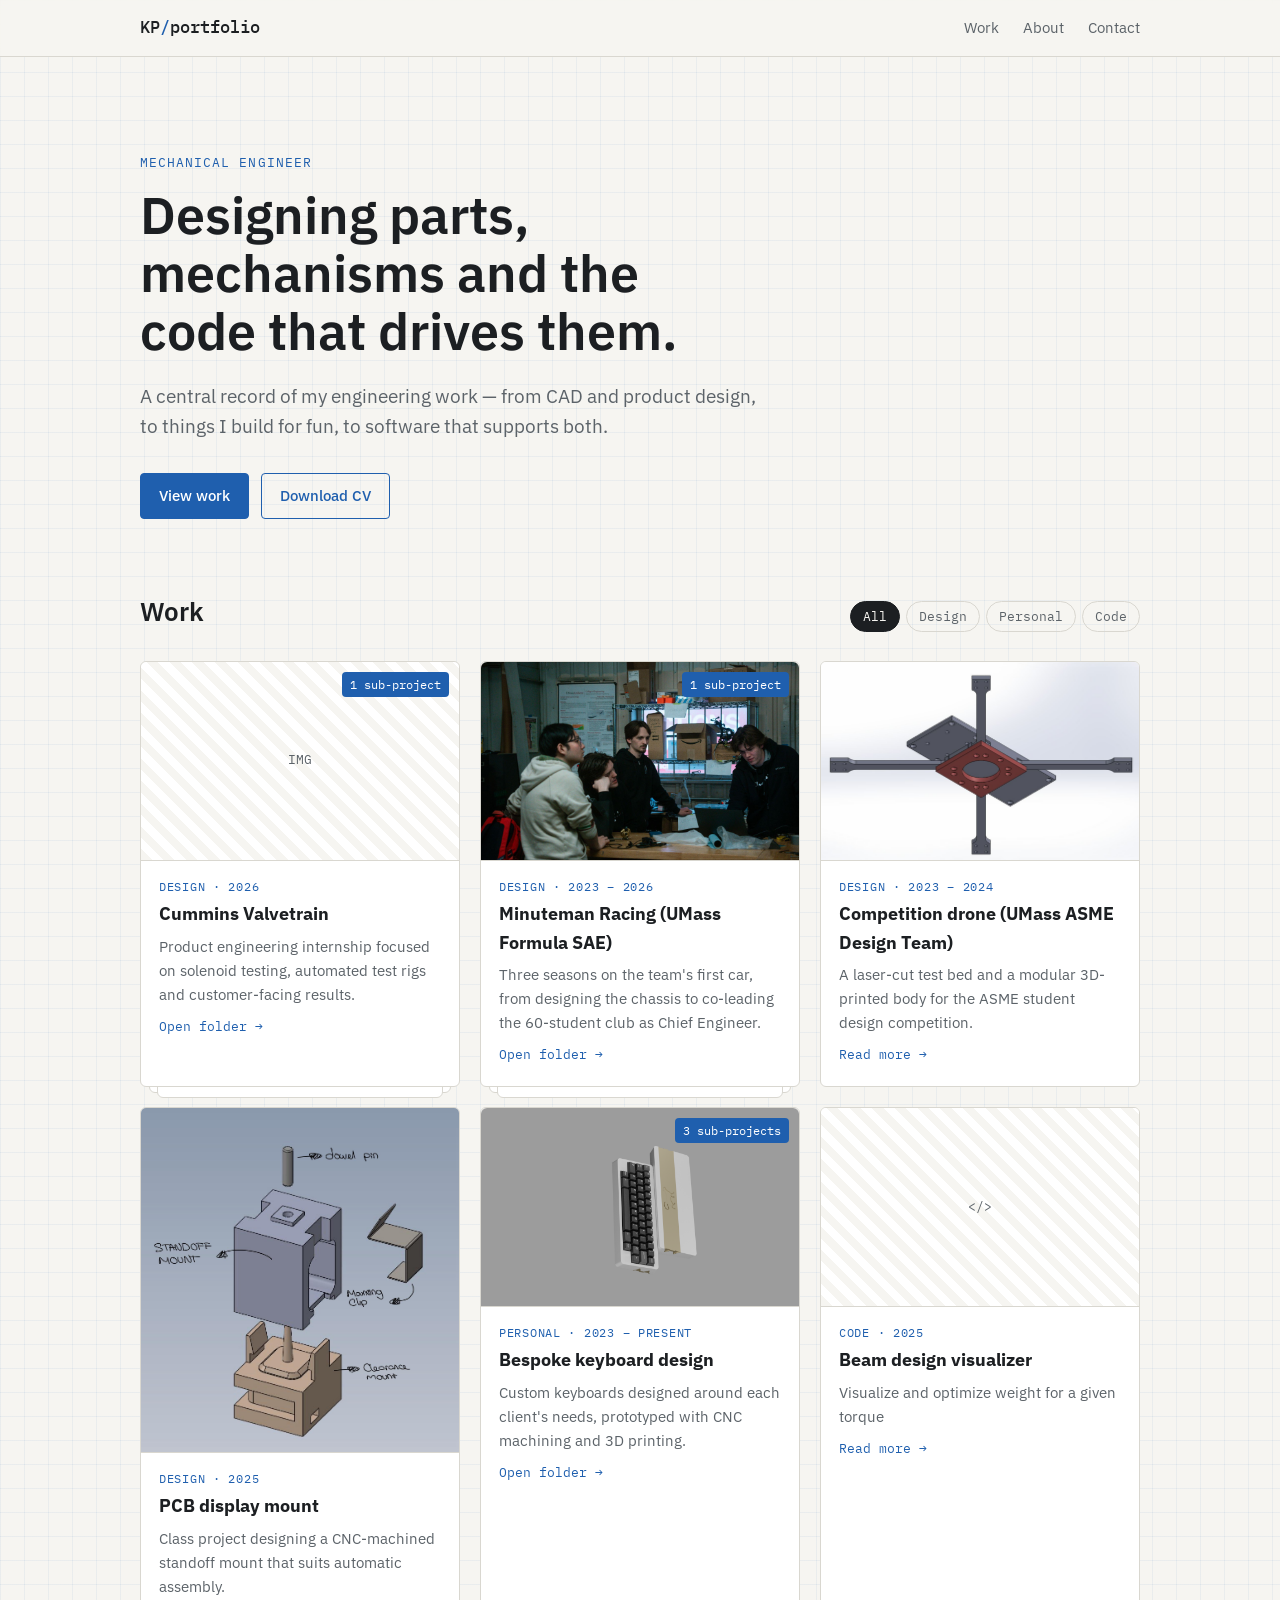
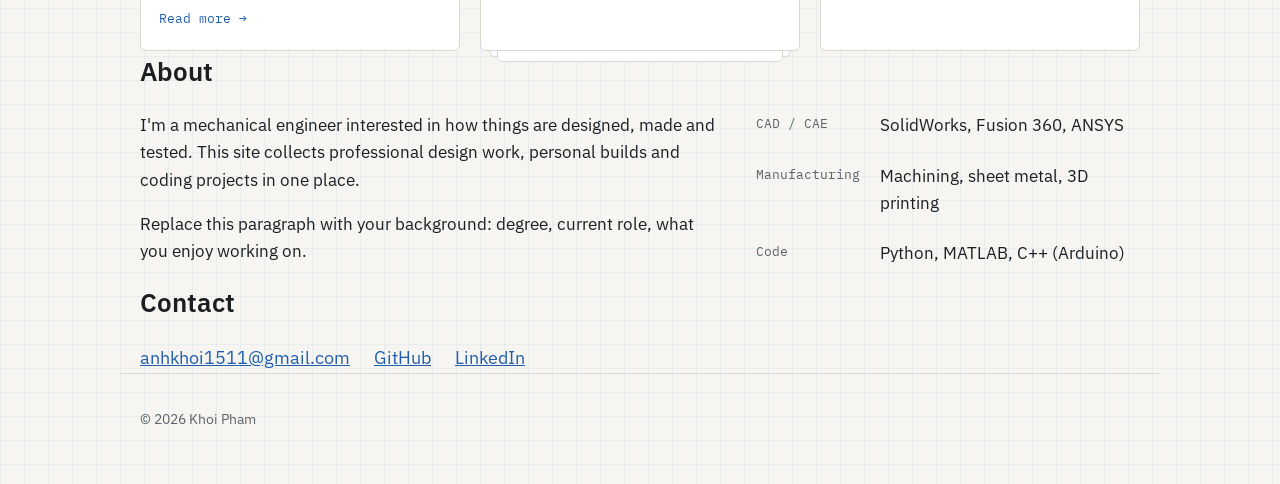
<file: docs/index.html>
<!doctype html>
<html lang="en">
<head>
  <meta charset="utf-8">
  <meta name="viewport" content="width=device-width, initial-scale=1">
  <title>Khoi Pham — Mechanical Engineer</title>
  <meta name="description" content="Portfolio of mechanical design, personal projects and code.">
  <link rel="stylesheet" href="assets/theme.css">
  <link rel="stylesheet" href="assets/style.css">
</head>
<body>
  <header class="site-header">
    <div class="wrap header-inner">
      <a class="brand" href="#top">KP<span>/</span>portfolio</a>
      <nav>
        <a href="#work">Work</a>
        <a href="#about">About</a>
        <a href="#contact">Contact</a>
      </nav>
    </div>
  </header>

  <main id="top">
    <section class="hero wrap">
      <p class="eyebrow">Mechanical Engineer</p>
      <h1>Designing parts, mechanisms and the code that drives them.</h1>
      <p class="lede">
        A central record of my engineering work — from CAD and product design,
        to things I build for fun, to software that supports both.
      </p>
      <div class="hero-links">
        <a class="btn" href="#work">View work</a>
        <a class="btn ghost" href="assets/cv.pdf">Download CV</a>
      </div>
    </section>

    <section id="work" class="wrap">
      <div class="section-head">
        <h2>Work</h2>
        <div class="filters" role="group" aria-label="Filter projects">
          <button class="active" aria-pressed="true" data-filter="all">All</button>
          <button data-filter="design">Design</button>
          <button data-filter="personal">Personal</button>
          <button data-filter="code">Code</button>
        </div>
      </div>

      <!-- Projects come from the Markdown files in content/projects (folders = nested projects). -->
      <nav class="crumbs" id="work-crumbs" aria-label="Project folders" hidden></nav>
      <div class="folder-intro" id="work-intro" hidden></div>
      <div class="grid" id="work-grid" aria-live="polite"></div>
    </section>

    <section id="about" class="wrap about">
      <h2>About</h2>
      <div class="about-grid">
        <div>
          <p>
            I'm a mechanical engineer interested in how things are designed, made and
            tested. This site collects professional design work, personal builds and
            coding projects in one place.
          </p>
          <p>
            Replace this paragraph with your background: degree, current role,
            what you enjoy working on.
          </p>
        </div>
        <dl class="skills">
          <dt>CAD / CAE</dt><dd>SolidWorks, Fusion 360, ANSYS</dd>
          <dt>Manufacturing</dt><dd>Machining, sheet metal, 3D printing</dd>
          <dt>Code</dt><dd>Python, MATLAB, C++ (Arduino)</dd>
        </dl>
      </div>
    </section>

    <section id="contact" class="wrap contact">
      <h2>Contact</h2>
      <ul>
        <li><a href="mailto:anhkhoi1511@gmail.com">anhkhoi1511@gmail.com</a></li>
        <li><a href="https://github.com/ThomasMyo" target="_blank" rel="noopener">GitHub</a></li>
        <li><a href="https://www.linkedin.com/in/khoipham0315" target="_blank" rel="noopener">LinkedIn</a></li>
      </ul>
    </section>
  </main>

  <footer class="wrap site-footer">
    <p>© <span id="year"></span> Khoi Pham</p>
  </footer>

  <script>document.getElementById('year').textContent = new Date().getFullYear();</script>
  <script src="assets/content.js"></script>
  <script src="assets/work.js"></script>
</body>
</html>
</file>
<file: docs/assets/theme.css>
/* =====================================================================
   THEME — the one place to change the site's colours and fonts.
   Every page loads this file before style.css, which only uses these
   variables. Edit values here; you shouldn't need to touch style.css.
   ===================================================================== */

/* ---------- 1. Fonts ------------------------------------------------
   To switch fonts:
     a) pick fonts on https://fonts.google.com and copy their @import URL
        into the line below (or delete the line to use system fonts only)
     b) put the font names first in --font-body / --font-mono
*/
@import url("https://fonts.googleapis.com/css2?family=IBM+Plex+Mono:wght@400;500&family=IBM+Plex+Sans:wght@400;500;600&display=swap");

:root {
  --font-body: "IBM Plex Sans", system-ui, sans-serif;     /* paragraphs, headings */
  --font-mono: "IBM Plex Mono", ui-monospace, monospace;   /* labels, tags, nav brand */
  --font-size: 17px;                                       /* base text size; others scale off it */

  /* ---------- 2. Shape ---------- */
  --radius: 6px;        /* cards, images */
  --radius-sm: 4px;     /* buttons, badges */
  --grid-size: 24px;    /* spacing of the drafting-paper background grid; 0 to hide */

  /* ---------- 3. Colours: light mode ---------- */
  --bg: #f6f5f1;          /* page background */
  --surface: #ffffff;     /* cards, panels */
  --text: #1c1f22;        /* main text */
  --muted: #5c6369;       /* secondary text */
  --line: #d9d7d0;        /* borders, dividers */
  --accent: #1f5fae;      /* links, buttons, tags, highlights */
  --on-accent: #ffffff;   /* text sitting on an accent background (buttons, badges) */
  --grid: rgba(31, 95, 174, 0.06);  /* background grid lines */
}

/* ---------- 4. Colours: dark mode ----------
   Used automatically when the visitor's device is in dark mode.
   To lock the site to one mode, add data-theme="light" or data-theme="dark"
   to the <html> tag of each page. */
@media (prefers-color-scheme: dark) {
  :root:not([data-theme="light"]) {
    --bg: #14171a;
    --surface: #1c2024;
    --text: #e7e9ea;
    --muted: #9aa2a8;
    --line: #2d3338;
    --accent: #6ea8ff;
    --on-accent: #14171a;
    --grid: rgba(110, 168, 255, 0.05);
  }
}
:root[data-theme="dark"] {
  --bg: #14171a;
  --surface: #1c2024;
  --text: #e7e9ea;
  --muted: #9aa2a8;
  --line: #2d3338;
  --accent: #6ea8ff;
  --on-accent: #14171a;
  --grid: rgba(110, 168, 255, 0.05);
}
</file>
<file: docs/assets/style.css>
/* Layout and components. Colours, fonts and shapes come from theme.css. */


* { box-sizing: border-box; }

html { scroll-behavior: smooth; }

body {
  margin: 0;
  font-family: var(--font-body);
  font-size: var(--font-size);
  line-height: 1.6;
  color: var(--text);
  background-color: var(--bg);
  /* faint drafting-paper grid */
  background-image:
    linear-gradient(var(--grid) 1px, transparent 1px),
    linear-gradient(90deg, var(--grid) 1px, transparent 1px);
  background-size: var(--grid-size) var(--grid-size);
}

a { color: var(--accent); }

.wrap { max-width: 1040px; margin: 0 auto; padding: 0 20px; }

/* Header */
.site-header {
  position: sticky; top: 0; z-index: 10;
  background: color-mix(in srgb, var(--bg) 88%, transparent);
  backdrop-filter: blur(6px);
  border-bottom: 1px solid var(--line);
}
.header-inner { display: flex; align-items: center; justify-content: space-between; height: 56px; }
.brand { font-family: var(--font-mono); font-weight: 500; color: var(--text); text-decoration: none; }
.brand span { color: var(--accent); }
nav a { margin-left: 20px; color: var(--muted); text-decoration: none; font-size: 15px; }
nav a:hover { color: var(--text); }

/* Hero */
.hero { padding: 96px 20px 72px; }
.eyebrow { font-family: var(--font-mono); font-size: 13px; letter-spacing: .08em; text-transform: uppercase; color: var(--accent); margin: 0 0 12px; }
h1 { font-size: clamp(32px, 5vw, 52px); line-height: 1.12; font-weight: 600; margin: 0 0 20px; max-width: 18ch; }
.lede { font-size: 19px; color: var(--muted); max-width: 56ch; margin: 0 0 32px; }
.hero-links { display: flex; gap: 12px; flex-wrap: wrap; }

.btn {
  display: inline-block; padding: 10px 18px; border-radius: var(--radius-sm);
  background: var(--accent); color: var(--on-accent); text-decoration: none; font-weight: 500; font-size: 15px;
  border: 1px solid var(--accent);
}
.btn.ghost { background: transparent; color: var(--accent); }

/* Sections */
section { padding-top: 48px; padding-bottom: 48px; }
h2 { font-size: 26px; font-weight: 600; margin: 0 0 20px; }
.section-head { display: flex; align-items: baseline; justify-content: space-between; flex-wrap: wrap; gap: 12px; margin-bottom: 8px; }

.filters { display: flex; gap: 6px; flex-wrap: wrap; }
.filters button {
  font-family: var(--font-mono); font-size: 13px; padding: 6px 12px; cursor: pointer;
  background: transparent; color: var(--muted); border: 1px solid var(--line); border-radius: 999px;
}
.filters button.active { background: var(--text); color: var(--bg); border-color: var(--text); }

/* Project grid */
.grid { display: grid; grid-template-columns: repeat(auto-fill, minmax(280px, 1fr)); gap: 20px; }
.card { background: var(--surface); border: 1px solid var(--line); border-radius: var(--radius); overflow: hidden; transition: transform .15s, border-color .15s; }
.card:hover { transform: translateY(-2px); border-color: var(--accent); }
.card a { color: inherit; text-decoration: none; display: block; height: 100%; }
.card-body { padding: 16px 18px 20px; }
.card h3 { font-size: 18px; margin: 4px 0 6px; }
.card p { margin: 0; color: var(--muted); font-size: 15px; }
.card .tag { font-family: var(--font-mono); font-size: 12px; text-transform: uppercase; letter-spacing: .06em; color: var(--accent); }

.thumb {
  aspect-ratio: 16 / 10; display: grid; place-items: center;
  background: repeating-linear-gradient(45deg, var(--bg), var(--bg) 8px, var(--surface) 8px, var(--surface) 16px);
  border-bottom: 1px solid var(--line);
  font-family: var(--font-mono); font-size: 13px; color: var(--muted);
}
.thumb img { width: 100%; height: 100%; object-fit: cover; }
.thumb.wide { aspect-ratio: 16 / 7; border: 1px solid var(--line); border-radius: var(--radius); margin: 24px 0 8px; }

.card-link { color: inherit; text-decoration: none; display: block; height: 100%; }
.card.no-link:hover { transform: none; border-color: var(--line); }
.thumb { position: relative; }
.badge {
  position: absolute; top: 10px; right: 10px;
  font-family: var(--font-mono); font-size: 12px; padding: 3px 8px; border-radius: var(--radius-sm);
  background: var(--accent); color: var(--on-accent);
}
.open-hint { margin-top: 10px !important; font-family: var(--font-mono); font-size: 13px !important; color: var(--accent) !important; }

/* Nested folders: a stacked-sheet look so groups read as "more inside" */
.card.group { overflow: visible; position: relative; }
.card.group::before, .card.group::after {
  content: ""; position: absolute; left: 8px; right: 8px; height: 100%;
  background: var(--surface); border: 1px solid var(--line); border-radius: var(--radius); z-index: -1;
}
.card.group::before { top: 5px; }
.card.group::after { top: 10px; left: 16px; right: 16px; }
.card.group .thumb { border-radius: var(--radius) var(--radius) 0 0; overflow: hidden; }
.grid { isolation: isolate; }

.crumbs { display: flex; flex-wrap: wrap; align-items: center; gap: 8px; font-family: var(--font-mono); font-size: 14px; margin: 4px 0 16px; }
[hidden] { display: none !important; }
.crumbs a { text-decoration: none; margin-left: 0; color: var(--accent); font-size: 14px; }
.crumbs a:hover { text-decoration: underline; }
.crumbs .sep { color: var(--muted); }
.crumbs .here { color: var(--text); }

.folder-intro { border-left: 3px solid var(--accent); padding: 4px 0 4px 16px; margin-bottom: 24px; max-width: 64ch; }
.folder-intro h3 { margin: 0 0 4px; font-size: 20px; }
.folder-intro p { margin: 0 0 6px; color: var(--muted); }
.folder-intro .tag { font-family: var(--font-mono); font-size: 12px; text-transform: uppercase; letter-spacing: .06em; color: var(--accent); }
.btn.small { padding: 6px 12px; font-size: 14px; margin-top: 6px; }
.empty { color: var(--muted); font-style: italic; }

/* About */
.about-grid { display: grid; grid-template-columns: 3fr 2fr; gap: 40px; }
.about-grid p { margin-top: 0; }
.skills, .meta { margin: 0; display: grid; grid-template-columns: max-content 1fr; gap: 8px 20px; }
.skills dt, .meta dt { font-family: var(--font-mono); font-size: 13px; color: var(--muted); padding-top: 2px; }
.skills dd, .meta dd { margin: 0; }

/* Contact */
.contact ul { list-style: none; padding: 0; margin: 0; display: flex; gap: 24px; flex-wrap: wrap; font-size: 18px; }

/* Project page */
.project { padding-top: 64px; padding-bottom: 48px; max-width: 760px; }
.project h1 { max-width: none; }
.project h2 { font-size: 21px; margin-top: 36px; margin-bottom: 8px; }

.site-footer { border-top: 1px solid var(--line); padding-top: 20px; padding-bottom: 40px; color: var(--muted); font-size: 14px; }

@media (max-width: 720px) {
  .hero { padding-top: 56px; padding-bottom: 40px; }
  .about-grid { grid-template-columns: 1fr; gap: 24px; }
  nav a { margin-left: 14px; }
}

/* Markdown write-ups (project.html) */
.project .lede { font-size: 18px; margin-bottom: 24px; }
.project .crumbs { margin-bottom: 28px; }
.project .meta { margin-bottom: 8px; }
.hero-img { width: 100%; border-radius: var(--radius); border: 1px solid var(--line); margin: 24px 0 8px; display: block; }
.prose { margin-top: 8px; }
.prose img { max-width: 100%; height: auto; border-radius: var(--radius); }
.prose h2 { font-size: 21px; margin-top: 36px; margin-bottom: 8px; }
.prose h3 { font-size: 18px; margin-top: 28px; margin-bottom: 6px; }
.prose code { font-family: var(--font-mono); font-size: .9em; background: var(--surface); border: 1px solid var(--line); border-radius: var(--radius-sm); padding: 1px 5px; }
.prose pre { background: var(--surface); border: 1px solid var(--line); border-radius: var(--radius); padding: 14px 16px; overflow-x: auto; }
.prose pre code { border: 0; padding: 0; background: none; }
.prose blockquote { margin: 16px 0; padding-left: 16px; border-left: 3px solid var(--accent); color: var(--muted); }
.prose table { border-collapse: collapse; width: 100%; display: block; overflow-x: auto; font-size: 15px; }
.prose th, .prose td { border: 1px solid var(--line); padding: 6px 10px; text-align: left; }
.prose th { background: var(--surface); }
.project > .grid { margin-top: 12px; }
.error { color: var(--accent); }
</file>
